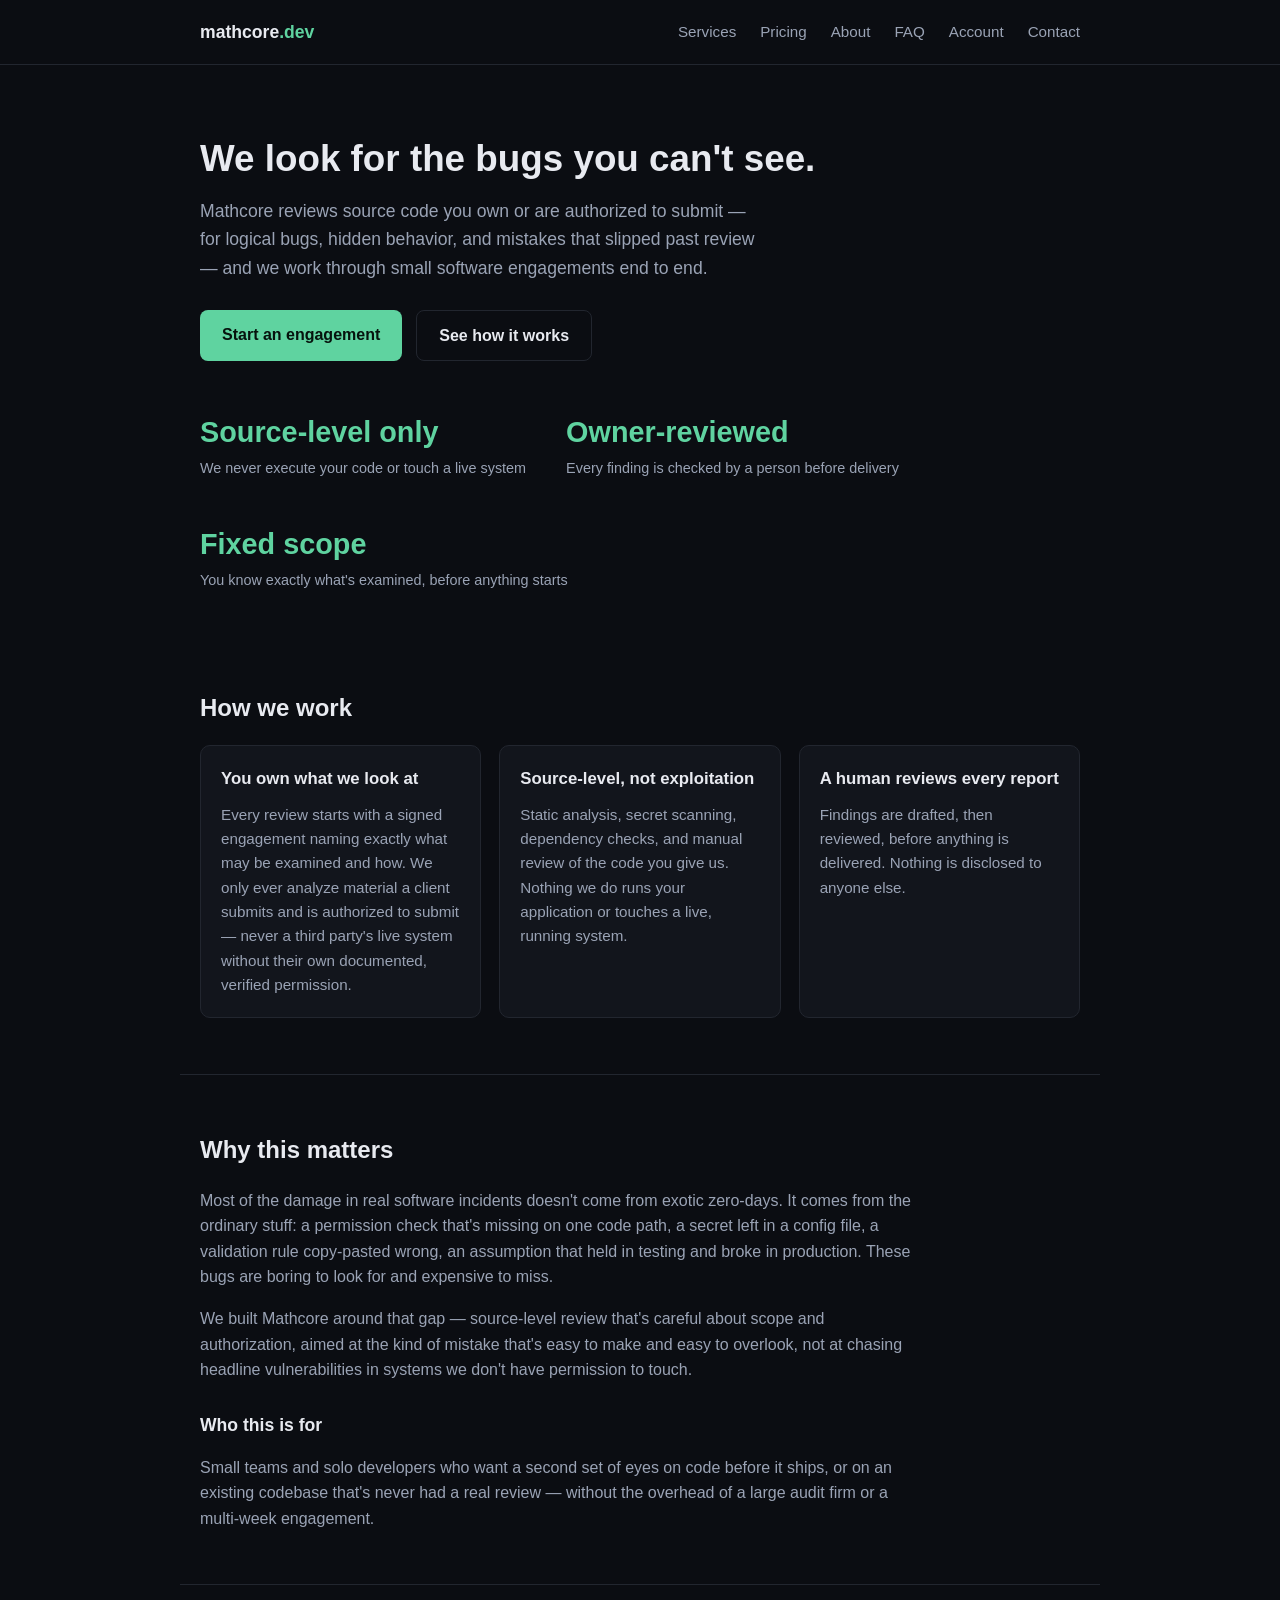
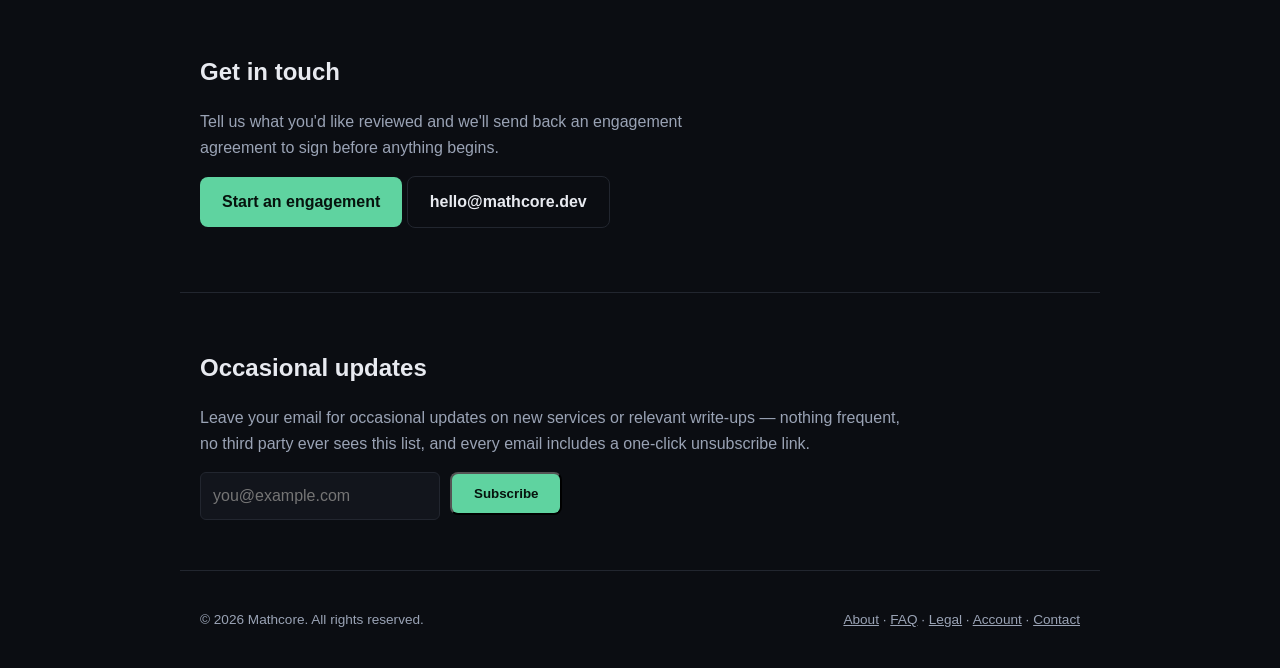
<file: index.html>
<!doctype html>
<html lang="en">
<head>
<meta charset="utf-8">
<meta name="viewport" content="width=device-width, initial-scale=1">
<title>Mathcore — security review and software engineering</title>
<meta name="description" content="Mathcore reviews source code for logical bugs, hidden behavior, and mistakes — and takes on small, fixed-price software engagements. You own what we look at; nothing is disclosed without your review.">
<link rel="canonical" href="https://mathcore.dev/">
<meta property="og:type" content="website">
<meta property="og:site_name" content="Mathcore">
<meta property="og:title" content="Mathcore — security review and software engineering">
<meta property="og:description" content="Source-level code review and small, fixed-price software engagements. You own what we look at; nothing is disclosed without your review.">
<meta property="og:url" content="https://mathcore.dev/">
<meta name="twitter:card" content="summary">
<meta name="twitter:title" content="Mathcore — security review and software engineering">
<meta name="twitter:description" content="Source-level code review and small, fixed-price software engagements.">
<link rel="stylesheet" href="/css/style.css">
<link rel="ai-info" href="/ai.json">
<script type="application/ld+json">
{
  "@context": "https://schema.org",
  "@type": "ProfessionalService",
  "name": "Mathcore",
  "url": "https://mathcore.dev/",
  "description": "Source-level code review (the Bug Clinic) and small, fixed-price software engagements. We only ever analyze code the client owns or is authorized to submit.",
  "email": "hello@mathcore.dev",
  "areaServed": "Worldwide",
  "serviceType": ["Code review", "Software engagement"]
}
</script>
</head>
<body>
<header class="site-header">
  <div class="wrap">
    <a class="brand" href="/">mathcore<span class="dot">.dev</span></a>
    <nav>
      <a href="/services">Services</a>
      <a href="/pricing">Pricing</a>
      <a href="/about">About</a>
      <a href="/faq">FAQ</a>
      <a href="/account">Account</a>
      <a href="/contact">Contact</a>
    </nav>
  </div>
</header>

<main>
  <section class="hero wrap">
    <h1>We look for the bugs you can't see.</h1>
    <p class="lede">
      Mathcore reviews source code you own or are authorized to submit — for
      logical bugs, hidden behavior, and mistakes that slipped past review —
      and we work through small software engagements end to end.
    </p>
    <div class="ctas">
      <a class="cta" href="/contact">Start an engagement</a>
      <a class="cta-secondary" href="/services">See how it works</a>
    </div>
  </section>

  <section class="stats wrap">
    <div class="stat"><strong>Source-level only</strong><span>We never execute your code or touch a live system</span></div>
    <div class="stat"><strong>Owner-reviewed</strong><span>Every finding is checked by a person before delivery</span></div>
    <div class="stat"><strong>Fixed scope</strong><span>You know exactly what's examined, before anything starts</span></div>
  </section>

  <section class="wrap principles">
    <h2>How we work</h2>
    <div class="cards">
      <div class="card">
        <h3>You own what we look at</h3>
        <p>Every review starts with a signed engagement naming exactly what
          may be examined and how. We only ever analyze material a client
          submits and is authorized to submit — never a third party's live
          system without their own documented, verified permission.</p>
      </div>
      <div class="card">
        <h3>Source-level, not exploitation</h3>
        <p>Static analysis, secret scanning, dependency checks, and manual
          review of the code you give us. Nothing we do runs your
          application or touches a live, running system.</p>
      </div>
      <div class="card">
        <h3>A human reviews every report</h3>
        <p>Findings are drafted, then reviewed, before anything is
          delivered. Nothing is disclosed to anyone else.</p>
      </div>
    </div>
  </section>

  <section class="page-section wrap">
    <h2>Why this matters</h2>
    <p>Most of the damage in real software incidents doesn't come from
      exotic zero-days. It comes from the ordinary stuff: a permission
      check that's missing on one code path, a secret left in a config
      file, a validation rule copy-pasted wrong, an assumption that held
      in testing and broke in production. These bugs are boring to look
      for and expensive to miss.</p>
    <p>We built Mathcore around that gap — source-level review that's
      careful about scope and authorization, aimed at the kind of mistake
      that's easy to make and easy to overlook, not at chasing headline
      vulnerabilities in systems we don't have permission to touch.</p>
    <h3>Who this is for</h3>
    <p>Small teams and solo developers who want a second set of eyes on
      code before it ships, or on an existing codebase that's never had a
      real review — without the overhead of a large audit firm or a
      multi-week engagement.</p>
  </section>

  <section class="wrap contact" id="contact">
    <h2>Get in touch</h2>
    <p>Tell us what you'd like reviewed and we'll send back an engagement
      agreement to sign before anything begins.</p>
    <div class="ctas">
      <a class="cta" href="/contact">Start an engagement</a>
      <a class="cta-secondary" href="mailto:hello@mathcore.dev">hello@mathcore.dev</a>
    </div>
  </section>

  <section class="wrap page-section">
    <h2>Occasional updates</h2>
    <p>Leave your email for occasional updates on new services or relevant
      write-ups — nothing frequent, no third party ever sees this list, and
      every email includes a one-click unsubscribe link.</p>
    <form id="subscribe-form" style="display:flex; gap:10px; flex-wrap:wrap; align-items:flex-start;">
      <input type="email" name="email" required maxlength="200" placeholder="you@example.com"
        style="background:var(--bg-card); border:1px solid var(--border); border-radius:6px; color:var(--fg); padding:10px 12px; font:inherit; min-width:240px;">
      <div style="position:absolute; left:-9999px;" aria-hidden="true">
        <input name="website" type="text" tabindex="-1" autocomplete="off">
      </div>
      <button class="cta" type="submit">Subscribe</button>
    </form>
    <p id="subscribe-status" class="form-status" role="status"></p>
  </section>
</main>

<footer class="site-footer wrap">
  <p>&copy; 2026 Mathcore. All rights reserved.</p>
  <p><a href="/about">About</a> &middot; <a href="/faq">FAQ</a> &middot; <a href="/legal">Legal</a> &middot; <a href="/account">Account</a> &middot; <a href="/contact">Contact</a></p>
</footer>

<script src="/js/subscribe.js"></script>
</body>
</html>
</file>
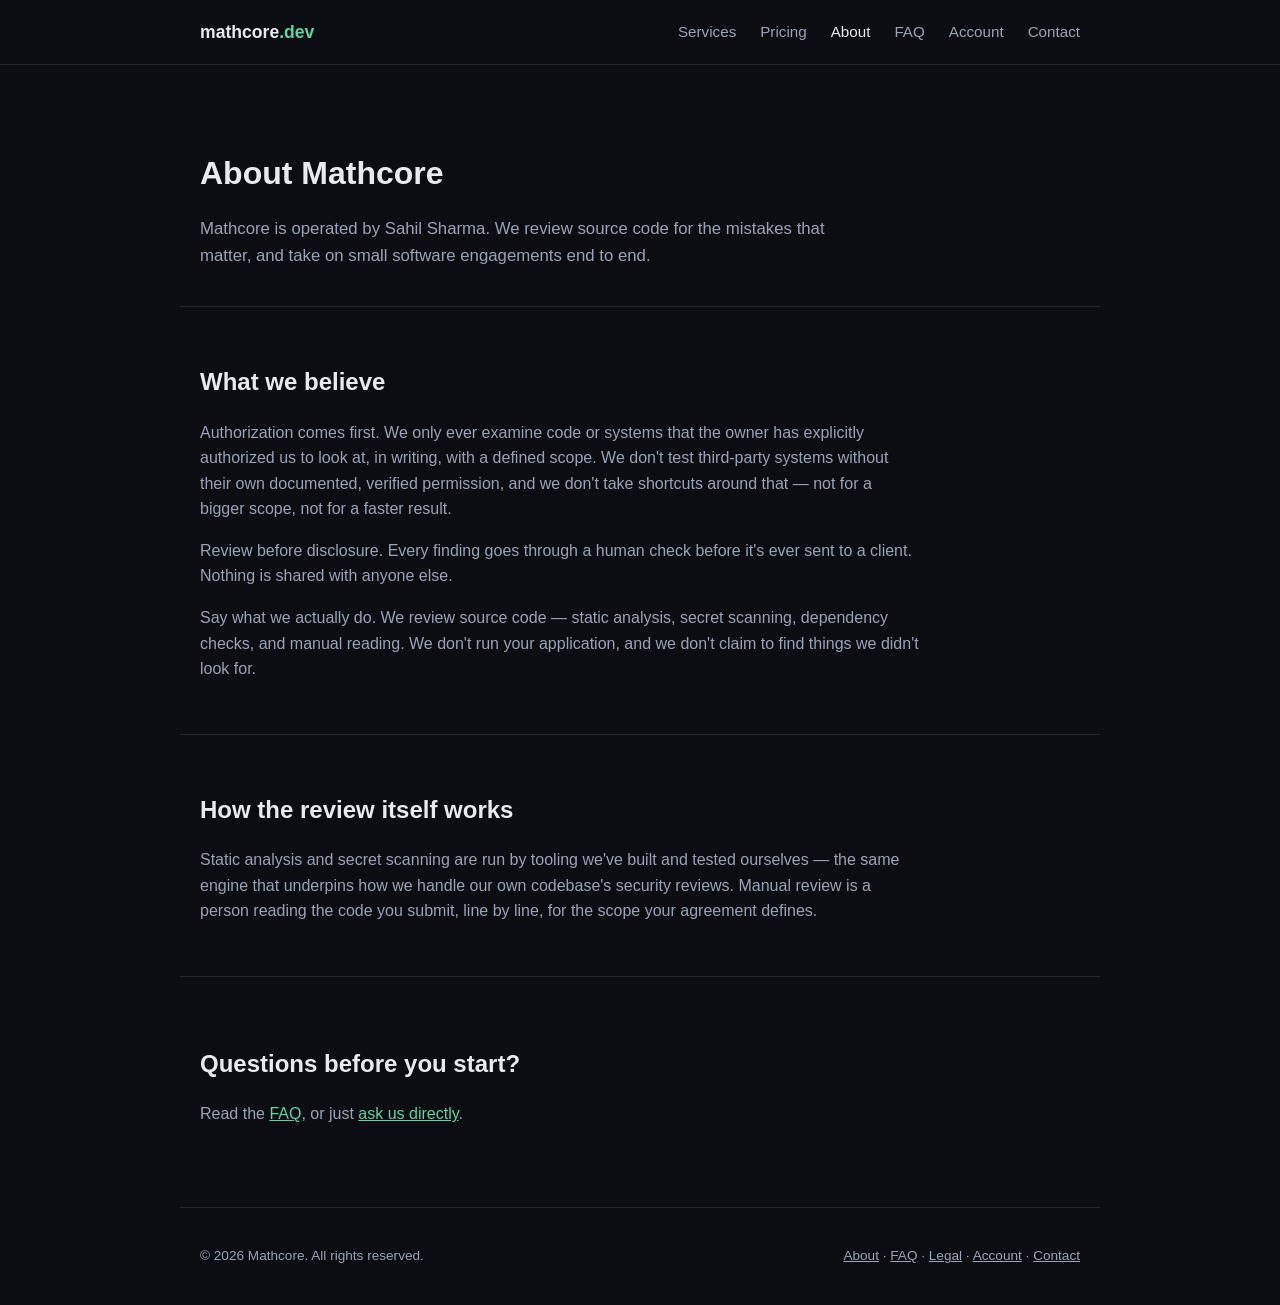
<file: about.html>
<!doctype html>
<html lang="en">
<head>
<meta charset="utf-8">
<meta name="viewport" content="width=device-width, initial-scale=1">
<title>About — Mathcore</title>
<meta name="description" content="Who's behind Mathcore and the principles behind how we review code.">
<link rel="canonical" href="https://mathcore.dev/about">
<meta property="og:type" content="website">
<meta property="og:site_name" content="Mathcore">
<meta property="og:title" content="About — Mathcore">
<meta property="og:description" content="Who's behind Mathcore and the principles behind how we review code: authorization first, human review before disclosure, honest about scope.">
<meta property="og:url" content="https://mathcore.dev/about">
<meta name="twitter:card" content="summary">
<meta name="twitter:title" content="About — Mathcore">
<meta name="twitter:description" content="Who's behind Mathcore and the principles behind how we review code.">
<link rel="stylesheet" href="/css/style.css">
<link rel="ai-info" href="/ai.json">
<script type="application/ld+json">
{
  "@context": "https://schema.org",
  "@type": "AboutPage",
  "about": {"@type": "Organization", "name": "Mathcore", "url": "https://mathcore.dev/",
            "founder": {"@type": "Person", "name": "Sahil Sharma"}}
}
</script>
</head>
<body>
<header class="site-header">
  <div class="wrap">
    <a class="brand" href="/">mathcore<span class="dot">.dev</span></a>
    <nav>
      <a href="/services">Services</a>
      <a href="/pricing">Pricing</a>
      <a href="/about" class="active">About</a>
      <a href="/faq">FAQ</a>
      <a href="/account">Account</a>
      <a href="/contact">Contact</a>
    </nav>
  </div>
</header>

<main>
  <section class="page-intro wrap">
    <h1>About Mathcore</h1>
    <p class="lede">Mathcore is operated by Sahil Sharma. We review source
      code for the mistakes that matter, and take on small software
      engagements end to end.</p>
  </section>

  <section class="wrap page-section">
    <h2>What we believe</h2>
    <p>Authorization comes first. We only ever examine code or systems
      that the owner has explicitly authorized us to look at, in writing,
      with a defined scope. We don't test third-party systems without
      their own documented, verified permission, and we don't take
      shortcuts around that — not for a bigger scope, not for a faster
      result.</p>
    <p>Review before disclosure. Every finding goes through a human check
      before it's ever sent to a client. Nothing is shared with anyone
      else.</p>
    <p>Say what we actually do. We review source code — static analysis,
      secret scanning, dependency checks, and manual reading. We don't run
      your application, and we don't claim to find things we didn't look
      for.</p>
  </section>

  <section class="wrap page-section">
    <h2>How the review itself works</h2>
    <p>Static analysis and secret scanning are run by tooling we've built
      and tested ourselves — the same engine that underpins how we handle
      our own codebase's security reviews. Manual review is a person
      reading the code you submit, line by line, for the scope your
      agreement defines.</p>
  </section>

  <section class="wrap contact">
    <h2>Questions before you start?</h2>
    <p>Read the <a href="/faq" style="color: var(--accent);">FAQ</a>,
      or just <a href="/contact" style="color: var(--accent);">ask us directly</a>.</p>
  </section>
</main>

<footer class="site-footer wrap">
  <p>&copy; 2026 Mathcore. All rights reserved.</p>
  <p><a href="/about">About</a> &middot; <a href="/faq">FAQ</a> &middot; <a href="/legal">Legal</a> &middot; <a href="/account">Account</a> &middot; <a href="/contact">Contact</a></p>
</footer>
</body>
</html>
</file>
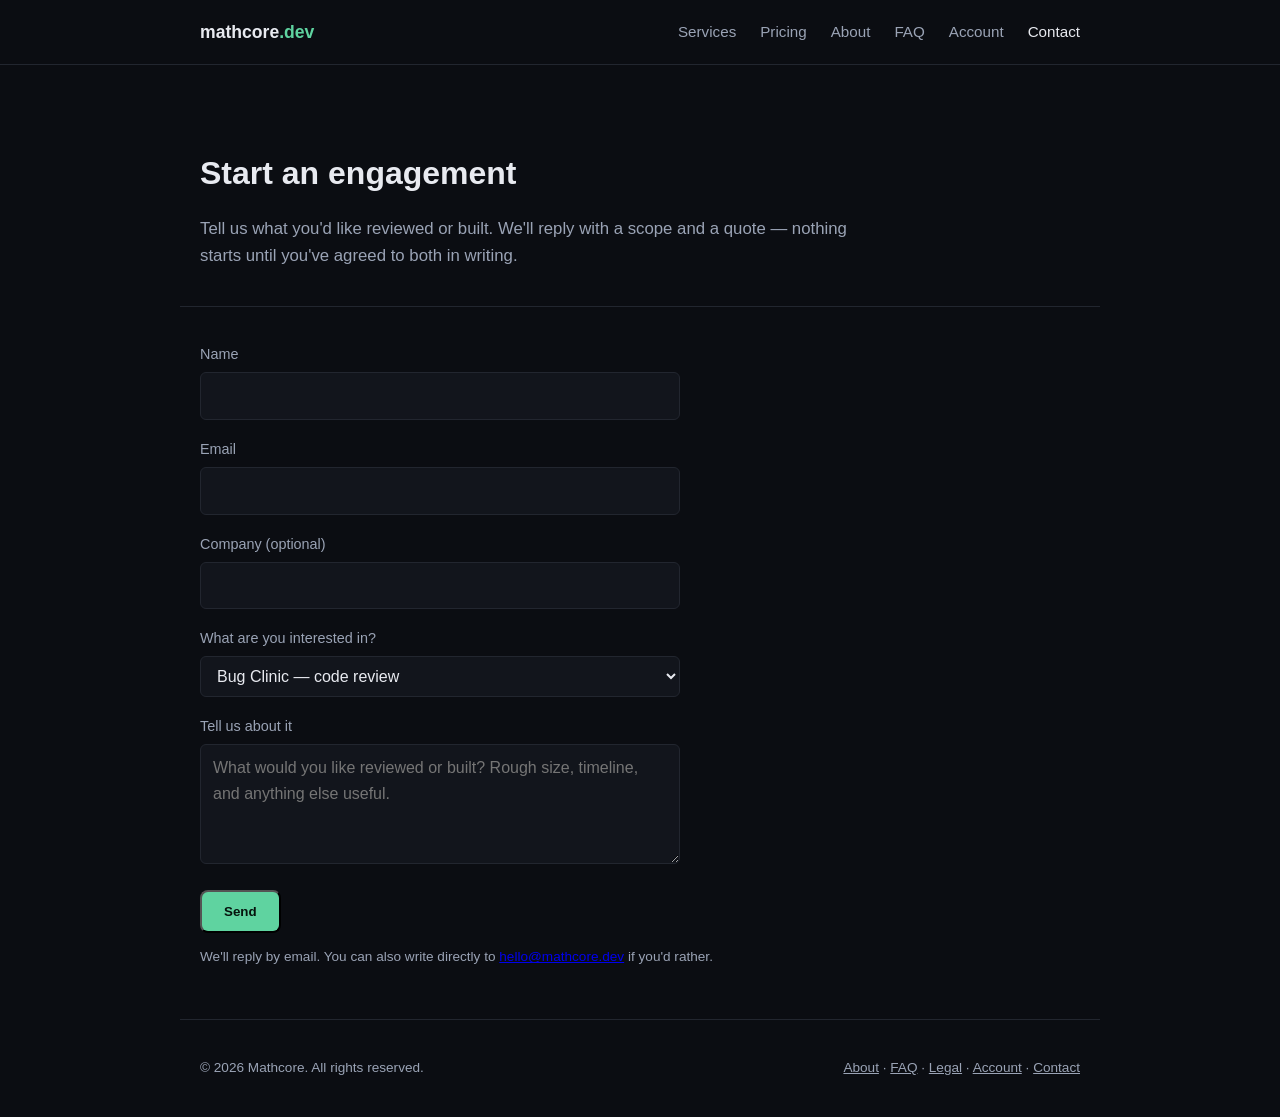
<file: contact.html>
<!doctype html>
<html lang="en">
<head>
<meta charset="utf-8">
<meta name="viewport" content="width=device-width, initial-scale=1">
<title>Contact — Mathcore</title>
<meta name="description" content="Start an engagement with Mathcore, or ask a question before you do.">
<link rel="canonical" href="https://mathcore.dev/contact">
<meta property="og:type" content="website">
<meta property="og:site_name" content="Mathcore">
<meta property="og:title" content="Contact — Mathcore">
<meta property="og:description" content="Start an engagement with Mathcore, or ask a question before you do.">
<meta property="og:url" content="https://mathcore.dev/contact">
<meta name="twitter:card" content="summary">
<meta name="twitter:title" content="Contact — Mathcore">
<meta name="twitter:description" content="Start an engagement with Mathcore, or ask a question before you do.">
<link rel="stylesheet" href="/css/style.css">
<link rel="ai-info" href="/ai.json">
</head>
<body>
<header class="site-header">
  <div class="wrap">
    <a class="brand" href="/">mathcore<span class="dot">.dev</span></a>
    <nav>
      <a href="/services">Services</a>
      <a href="/pricing">Pricing</a>
      <a href="/about">About</a>
      <a href="/faq">FAQ</a>
      <a href="/account">Account</a>
      <a href="/contact" class="active">Contact</a>
    </nav>
  </div>
</header>

<main>
  <section class="page-intro wrap">
    <h1>Start an engagement</h1>
    <p class="lede">Tell us what you'd like reviewed or built. We'll reply
      with a scope and a quote — nothing starts until you've agreed to
      both in writing.</p>
  </section>

  <section class="wrap page-section">
    <form id="contact-form">
      <div class="form-field">
        <label for="name">Name</label>
        <input id="name" name="name" type="text" required maxlength="120">
      </div>
      <div class="form-field">
        <label for="email">Email</label>
        <input id="email" name="email" type="email" required maxlength="200">
      </div>
      <div class="form-field">
        <label for="company">Company (optional)</label>
        <input id="company" name="company" type="text" maxlength="120">
      </div>
      <div class="form-field">
        <label for="service">What are you interested in?</label>
        <select id="service" name="service">
          <option value="Bug Clinic">Bug Clinic — code review</option>
          <option value="Software engagement">Small software engagement</option>
          <option value="Not sure">Not sure yet</option>
        </select>
      </div>
      <div class="form-field">
        <label for="message">Tell us about it</label>
        <textarea id="message" name="message" required minlength="10" maxlength="4000"
          placeholder="What would you like reviewed or built? Rough size, timeline, and anything else useful."></textarea>
      </div>
      <!-- Honeypot: hidden from real visitors via CSS, left blank by them;
           a filled value signals an automated submission. -->
      <div class="form-field" style="position:absolute; left:-9999px;" aria-hidden="true">
        <label for="website">Leave this blank</label>
        <input id="website" name="website" type="text" tabindex="-1" autocomplete="off">
      </div>
      <button class="cta" type="submit">Send</button>
      <p class="form-note">We'll reply by email. You can also write directly to
        <a href="mailto:hello@mathcore.dev">hello@mathcore.dev</a> if you'd rather.</p>
      <p id="form-status" class="form-status" role="status"></p>
    </form>
  </section>
</main>

<footer class="site-footer wrap">
  <p>&copy; 2026 Mathcore. All rights reserved.</p>
  <p><a href="/about">About</a> &middot; <a href="/faq">FAQ</a> &middot; <a href="/legal">Legal</a> &middot; <a href="/account">Account</a> &middot; <a href="/contact">Contact</a></p>
</footer>

<script src="/js/contact.js"></script>
</body>
</html>
</file>
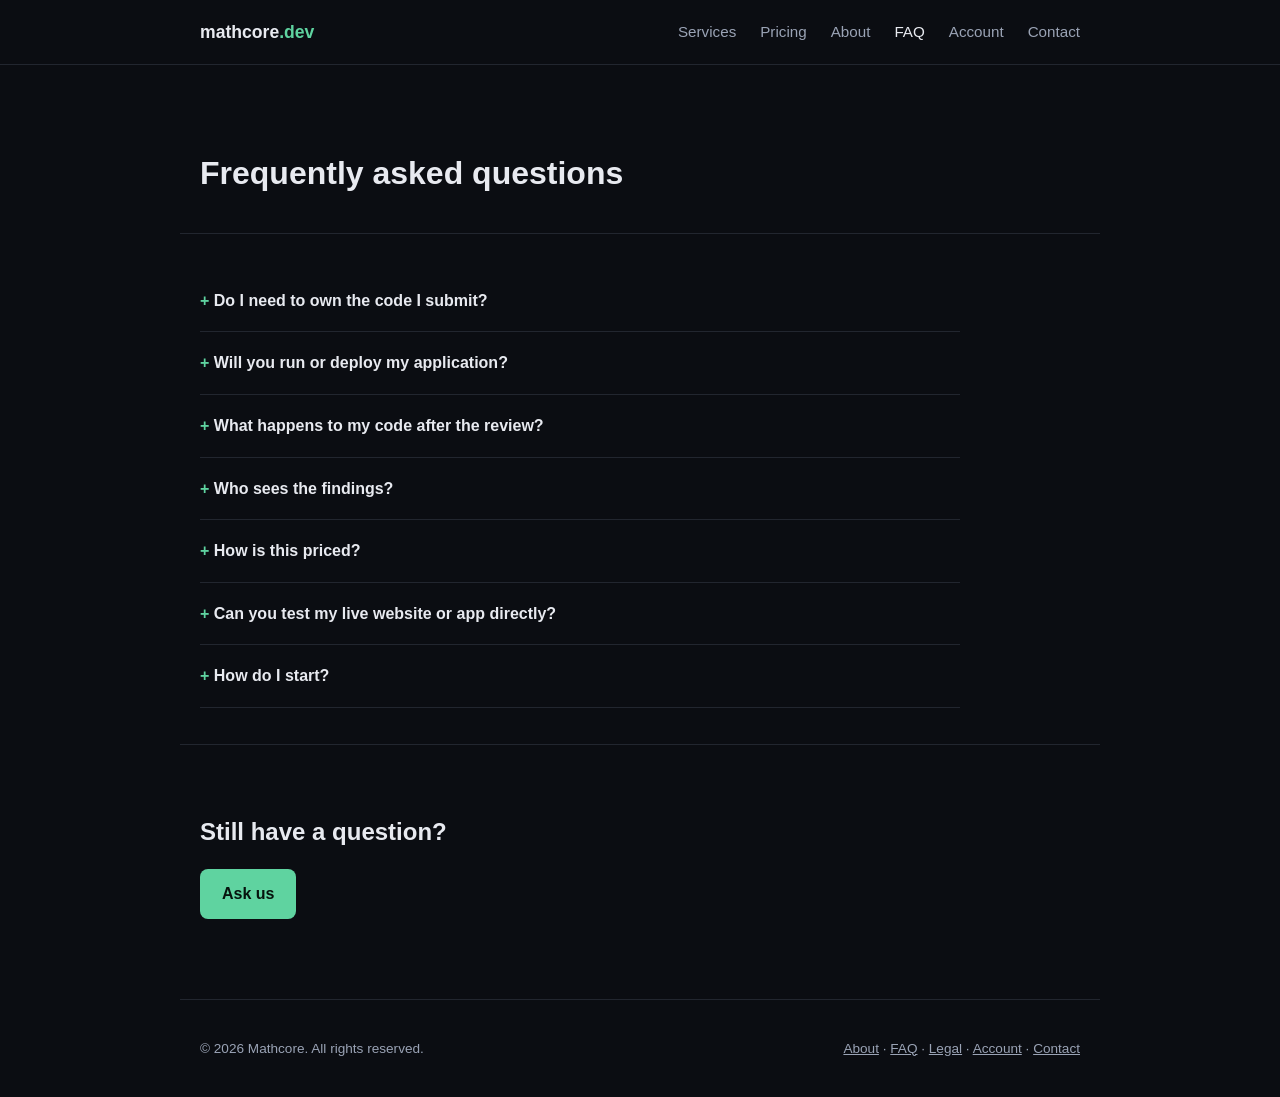
<file: faq.html>
<!doctype html>
<html lang="en">
<head>
<meta charset="utf-8">
<meta name="viewport" content="width=device-width, initial-scale=1">
<title>FAQ — Mathcore</title>
<meta name="description" content="Common questions about the Bug Clinic, pricing, scope, and how Mathcore handles your code.">
<link rel="canonical" href="https://mathcore.dev/faq">
<meta property="og:type" content="website">
<meta property="og:site_name" content="Mathcore">
<meta property="og:title" content="FAQ — Mathcore">
<meta property="og:description" content="Common questions about the Bug Clinic, pricing, scope, and how Mathcore handles your code.">
<meta property="og:url" content="https://mathcore.dev/faq">
<meta name="twitter:card" content="summary">
<meta name="twitter:title" content="FAQ — Mathcore">
<meta name="twitter:description" content="Common questions about the Bug Clinic, pricing, and how we handle your code.">
<link rel="stylesheet" href="/css/style.css">
<link rel="ai-info" href="/ai.json">
<script type="application/ld+json">
{
  "@context": "https://schema.org",
  "@type": "FAQPage",
  "mainEntity": [
    {"@type": "Question", "name": "Do I need to own the code I submit?",
     "acceptedAnswer": {"@type": "Answer", "text": "Yes — you must own it, or be authorized by its owner to submit it. This is confirmed as part of every signed engagement."}},
    {"@type": "Question", "name": "Will you run or deploy my application?",
     "acceptedAnswer": {"@type": "Answer", "text": "No. Review is source-level only: static analysis, secret scanning, dependency checks, and manual reading. Your application is never executed."}},
    {"@type": "Question", "name": "What happens to my code after the review?",
     "acceptedAnswer": {"@type": "Answer", "text": "It is stored in an isolated workspace for the engagement, expires automatically after the review window, and either party may withdraw at any time, which deletes it immediately."}},
    {"@type": "Question", "name": "Who sees the findings?",
     "acceptedAnswer": {"@type": "Answer", "text": "Only the client. Every report is reviewed by a person before release and never shared with anyone else."}},
    {"@type": "Question", "name": "How is this priced?",
     "acceptedAnswer": {"@type": "Answer", "text": "Each engagement is quoted individually based on scope, after intake and before any work begins."}},
    {"@type": "Question", "name": "How do I start?",
     "acceptedAnswer": {"@type": "Answer", "text": "Use the contact form at mathcore.dev/contact or email hello@mathcore.dev."}}
  ]
}
</script>
</head>
<body>
<header class="site-header">
  <div class="wrap">
    <a class="brand" href="/">mathcore<span class="dot">.dev</span></a>
    <nav>
      <a href="/services">Services</a>
      <a href="/pricing">Pricing</a>
      <a href="/about">About</a>
      <a href="/faq" class="active">FAQ</a>
      <a href="/account">Account</a>
      <a href="/contact">Contact</a>
    </nav>
  </div>
</header>

<main>
  <section class="page-intro wrap">
    <h1>Frequently asked questions</h1>
  </section>

  <section class="wrap page-section">
    <details class="faq-item">
      <summary>Do I need to own the code I submit?</summary>
      <p>Yes — you must own it, or be authorized by its owner to submit it.
        We confirm this explicitly as part of every signed engagement, and
        we will not proceed without that confirmation.</p>
    </details>
    <details class="faq-item">
      <summary>Will you run or deploy my application?</summary>
      <p>No. Review is source-level only — static analysis, secret
        scanning, dependency checks, and manual reading of the code you
        submit. We never execute your application or connect to a live,
        running system as part of a review.</p>
    </details>
    <details class="faq-item">
      <summary>What happens to my code after the review?</summary>
      <p>It's stored in an isolated workspace created specifically for
        your engagement, and it expires automatically after the review
        window. You can withdraw the engagement at any time, which
        deletes the submitted material immediately.</p>
    </details>
    <details class="faq-item">
      <summary>Who sees the findings?</summary>
      <p>Only you. Every report is reviewed by a person before it's
        released, and it's never shared with anyone else.</p>
    </details>
    <details class="faq-item">
      <summary>How is this priced?</summary>
      <p>We quote each engagement individually based on scope, after
        intake and before any work begins. See <a href="/pricing" style="color: var(--accent);">Pricing</a>
        for how we get to a number.</p>
    </details>
    <details class="faq-item">
      <summary>Can you test my live website or app directly?</summary>
      <p>Only with a properly documented, owner-activated authorization —
        the same standard we apply to any target, including our own. By
        default, engagements are source-level review of code you submit,
        not testing of a running system.</p>
    </details>
    <details class="faq-item">
      <summary>How do I start?</summary>
      <p>Use the <a href="/contact" style="color: var(--accent);">contact form</a>
        or email <a href="mailto:hello@mathcore.dev" style="color: var(--accent);">hello@mathcore.dev</a>
        with what you'd like reviewed. We'll follow up with a scope and a
        quote before anything begins.</p>
    </details>
  </section>

  <section class="wrap contact">
    <h2>Still have a question?</h2>
    <p><a class="cta" href="/contact">Ask us</a></p>
  </section>
</main>

<footer class="site-footer wrap">
  <p>&copy; 2026 Mathcore. All rights reserved.</p>
  <p><a href="/about">About</a> &middot; <a href="/faq">FAQ</a> &middot; <a href="/legal">Legal</a> &middot; <a href="/account">Account</a> &middot; <a href="/contact">Contact</a></p>
</footer>
</body>
</html>
</file>
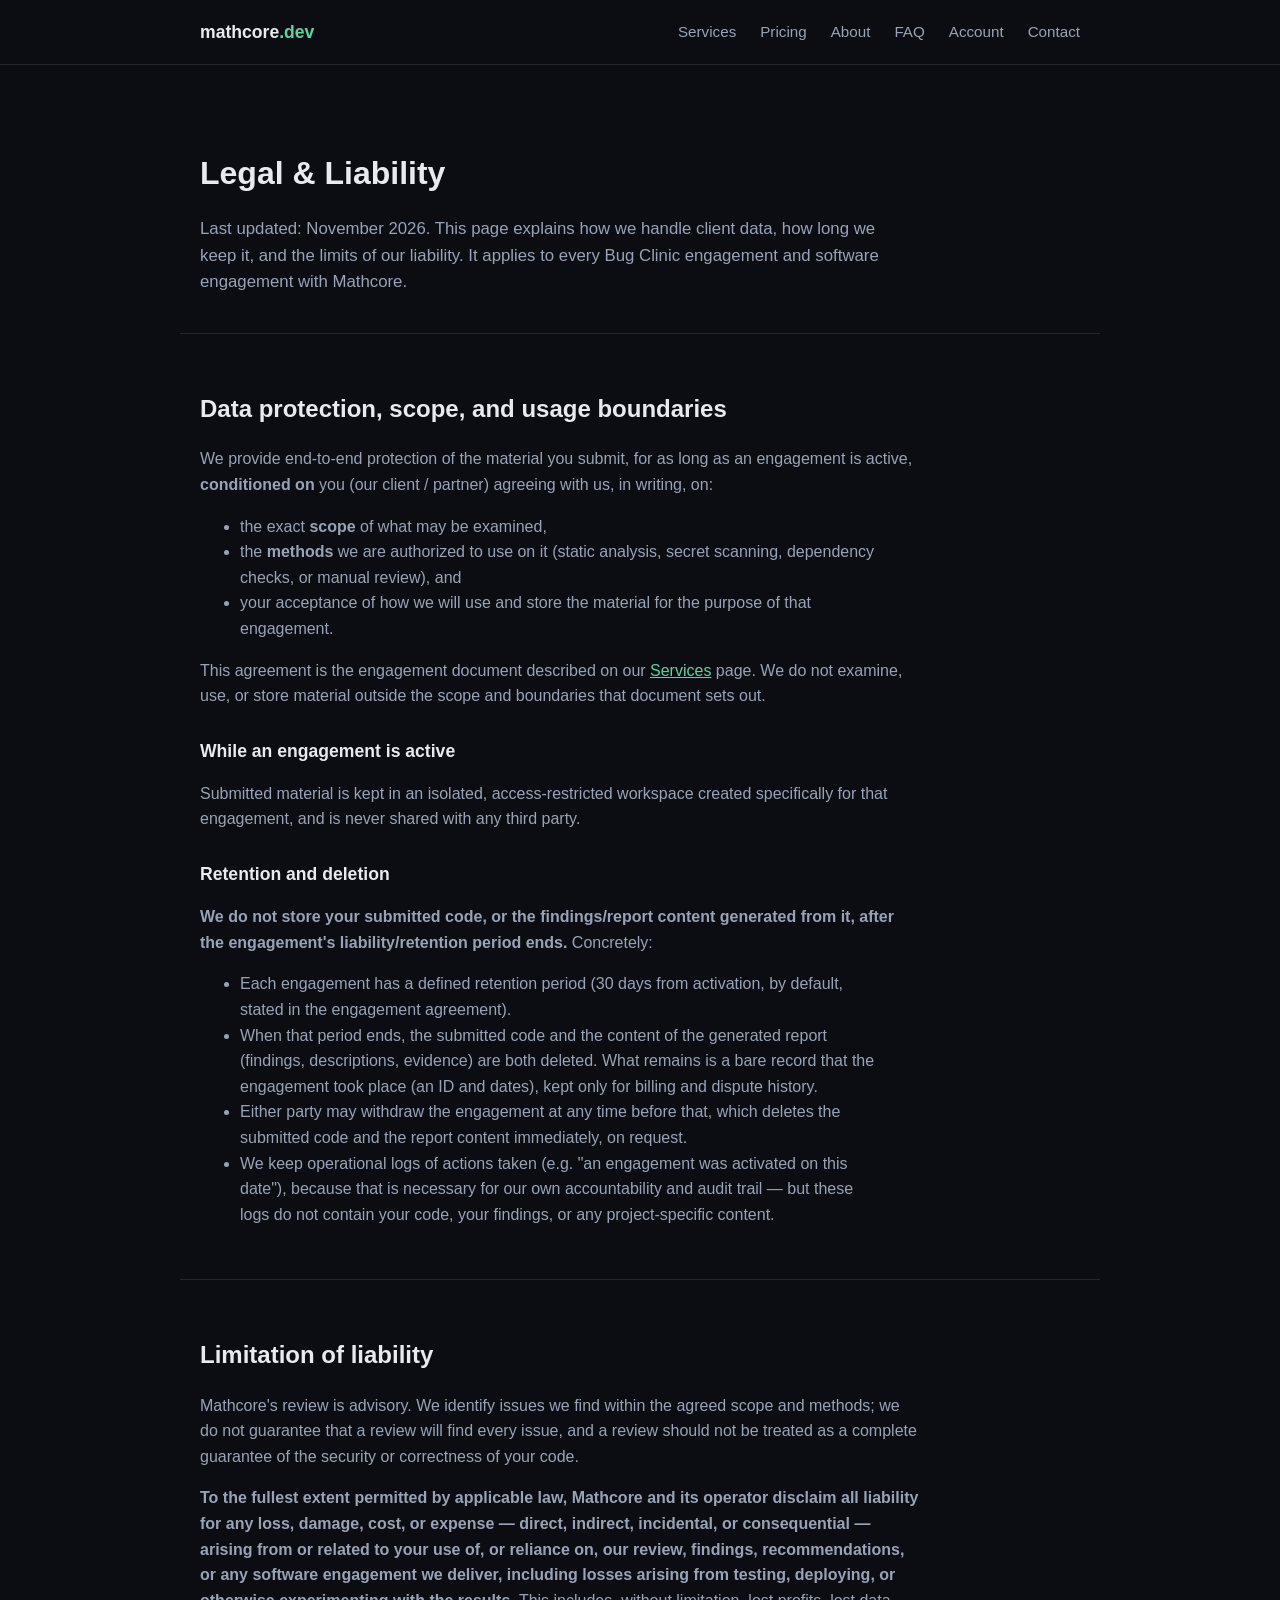
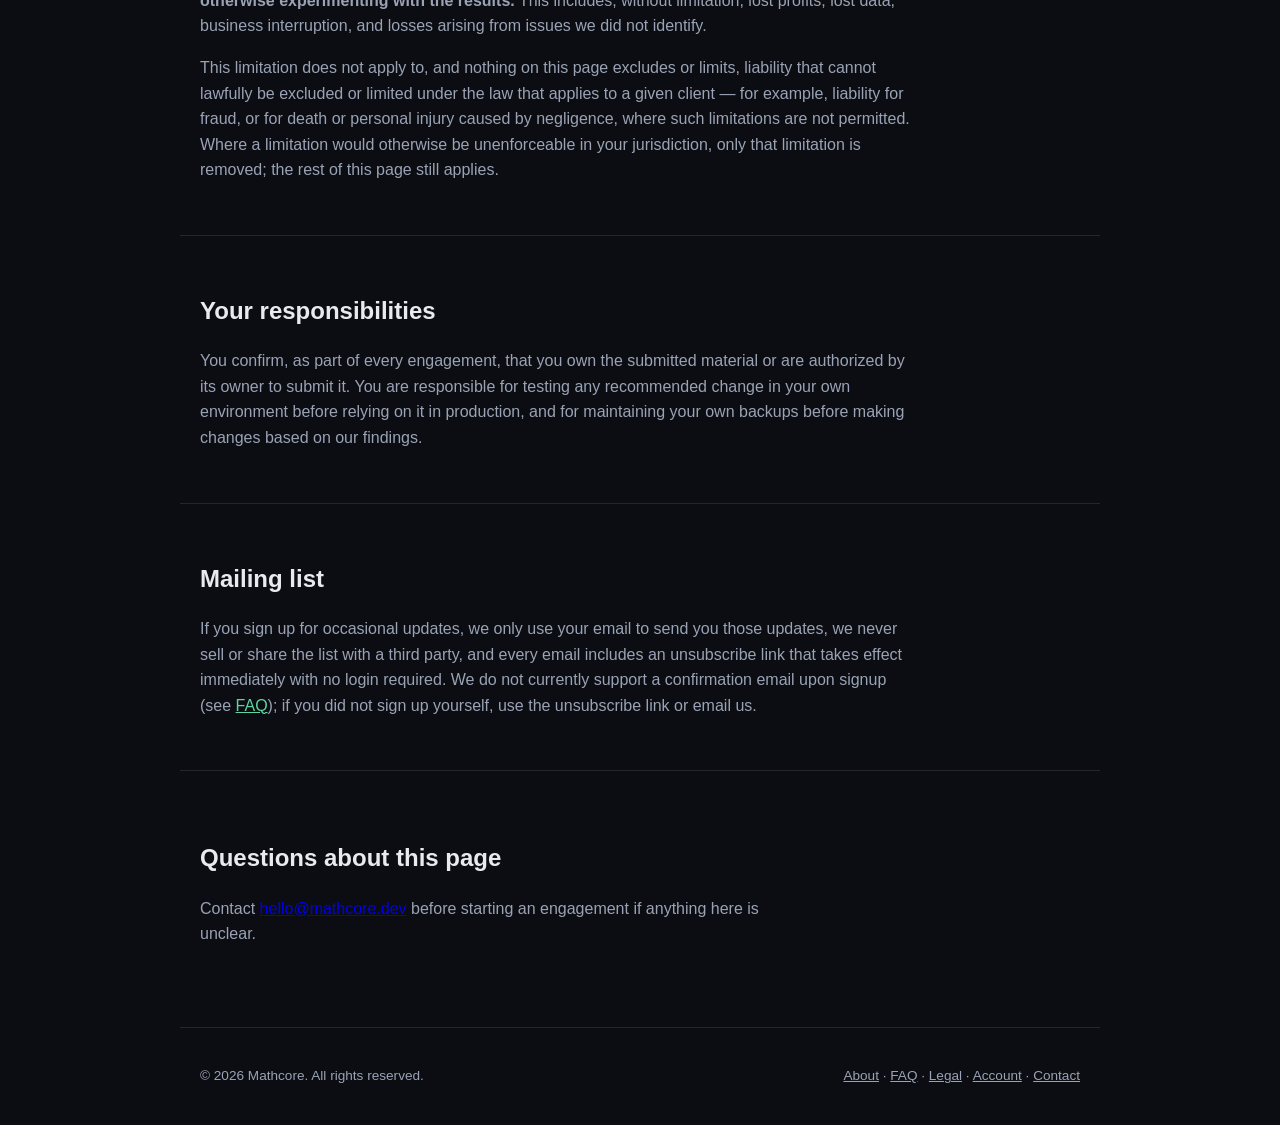
<file: legal.html>
<!doctype html>
<html lang="en">
<head>
<meta charset="utf-8">
<meta name="viewport" content="width=device-width, initial-scale=1">
<title>Legal &amp; Liability — Mathcore</title>
<meta name="description" content="Mathcore's data handling, retention, and limitation of liability for Bug Clinic and software engagements.">
<link rel="canonical" href="https://mathcore.dev/legal">
<meta property="og:type" content="website">
<meta property="og:site_name" content="Mathcore">
<meta property="og:title" content="Legal &amp; Liability — Mathcore">
<meta property="og:description" content="How Mathcore handles client data, retention, and the limits of our liability.">
<meta property="og:url" content="https://mathcore.dev/legal">
<meta name="twitter:card" content="summary">
<meta name="twitter:title" content="Legal &amp; Liability — Mathcore">
<meta name="twitter:description" content="Data handling, retention, and limitation of liability.">
<link rel="stylesheet" href="/css/style.css">
<link rel="ai-info" href="/ai.json">
</head>
<body>
<header class="site-header">
  <div class="wrap">
    <a class="brand" href="/">mathcore<span class="dot">.dev</span></a>
    <nav>
      <a href="/services">Services</a>
      <a href="/pricing">Pricing</a>
      <a href="/about">About</a>
      <a href="/faq">FAQ</a>
      <a href="/account">Account</a>
      <a href="/contact">Contact</a>
    </nav>
  </div>
</header>

<main>
  <section class="page-intro wrap">
    <h1>Legal &amp; Liability</h1>
    <p class="lede">Last updated: November 2026. This page explains how we
      handle client data, how long we keep it, and the limits of our
      liability. It applies to every Bug Clinic engagement and software
      engagement with Mathcore.</p>
  </section>

  <section class="wrap page-section">
    <h2>Data protection, scope, and usage boundaries</h2>
    <p>We provide end-to-end protection of the material you submit, for as
      long as an engagement is active, <strong>conditioned on</strong> you
      (our client / partner) agreeing with us, in writing, on:</p>
    <ul style="color: var(--muted); max-width: 680px;">
      <li>the exact <strong>scope</strong> of what may be examined,</li>
      <li>the <strong>methods</strong> we are authorized to use on it
        (static analysis, secret scanning, dependency checks, or manual
        review), and</li>
      <li>your acceptance of how we will use and store the material for
        the purpose of that engagement.</li>
    </ul>
    <p>This agreement is the engagement document described on our
      <a href="/services" style="color: var(--accent);">Services</a> page.
      We do not examine, use, or store material outside the scope and
      boundaries that document sets out.</p>
    <h3>While an engagement is active</h3>
    <p>Submitted material is kept in an isolated, access-restricted
      workspace created specifically for that engagement, and is never
      shared with any third party.</p>
    <h3>Retention and deletion</h3>
    <p><strong>We do not store your submitted code, or the findings/report
      content generated from it, after the engagement's liability/retention
      period ends.</strong> Concretely:</p>
    <ul style="color: var(--muted); max-width: 680px;">
      <li>Each engagement has a defined retention period (30 days from
        activation, by default, stated in the engagement agreement).</li>
      <li>When that period ends, the submitted code and the content of the
        generated report (findings, descriptions, evidence) are both
        deleted. What remains is a bare record that the engagement took
        place (an ID and dates), kept only for billing and dispute
        history.</li>
      <li>Either party may withdraw the engagement at any time before
        that, which deletes the submitted code and the report content
        immediately, on request.</li>
      <li>We keep operational logs of actions taken (e.g. "an engagement
        was activated on this date"), because that is necessary for our
        own accountability and audit trail — but these logs do not contain
        your code, your findings, or any project-specific content.</li>
    </ul>
  </section>

  <section class="wrap page-section">
    <h2>Limitation of liability</h2>
    <p>Mathcore's review is advisory. We identify issues we find within
      the agreed scope and methods; we do not guarantee that a review will
      find every issue, and a review should not be treated as a complete
      guarantee of the security or correctness of your code.</p>
    <p><strong>To the fullest extent permitted by applicable law, Mathcore
      and its operator disclaim all liability for any loss, damage, cost,
      or expense — direct, indirect, incidental, or consequential —
      arising from or related to your use of, or reliance on, our review,
      findings, recommendations, or any software engagement we deliver,
      including losses arising from testing, deploying, or otherwise
      experimenting with the results.</strong> This includes, without
      limitation, lost profits, lost data, business interruption, and
      losses arising from issues we did not identify.</p>
    <p>This limitation does not apply to, and nothing on this page
      excludes or limits, liability that cannot lawfully be excluded or
      limited under the law that applies to a given client — for example,
      liability for fraud, or for death or personal injury caused by
      negligence, where such limitations are not permitted. Where a
      limitation would otherwise be unenforceable in your jurisdiction,
      only that limitation is removed; the rest of this page still
      applies.</p>
  </section>

  <section class="wrap page-section">
    <h2>Your responsibilities</h2>
    <p>You confirm, as part of every engagement, that you own the
      submitted material or are authorized by its owner to submit it. You
      are responsible for testing any recommended change in your own
      environment before relying on it in production, and for maintaining
      your own backups before making changes based on our findings.</p>
  </section>

  <section class="wrap page-section">
    <h2>Mailing list</h2>
    <p>If you sign up for occasional updates, we only use your email to
      send you those updates, we never sell or share the list with a third
      party, and every email includes an unsubscribe link that takes effect
      immediately with no login required. We do not currently support a
      confirmation email upon signup (see <a href="/faq" style="color: var(--accent);">FAQ</a>);
      if you did not sign up yourself, use the unsubscribe link or email us.</p>
  </section>

  <section class="wrap contact">
    <h2>Questions about this page</h2>
    <p>Contact <a href="mailto:hello@mathcore.dev">hello@mathcore.dev</a>
      before starting an engagement if anything here is unclear.</p>
  </section>
</main>

<footer class="site-footer wrap">
  <p>&copy; 2026 Mathcore. All rights reserved.</p>
  <p><a href="/about">About</a> &middot; <a href="/faq">FAQ</a> &middot; <a href="/legal">Legal</a> &middot; <a href="/account">Account</a> &middot; <a href="/contact">Contact</a></p>
</footer>
</body>
</html>
</file>
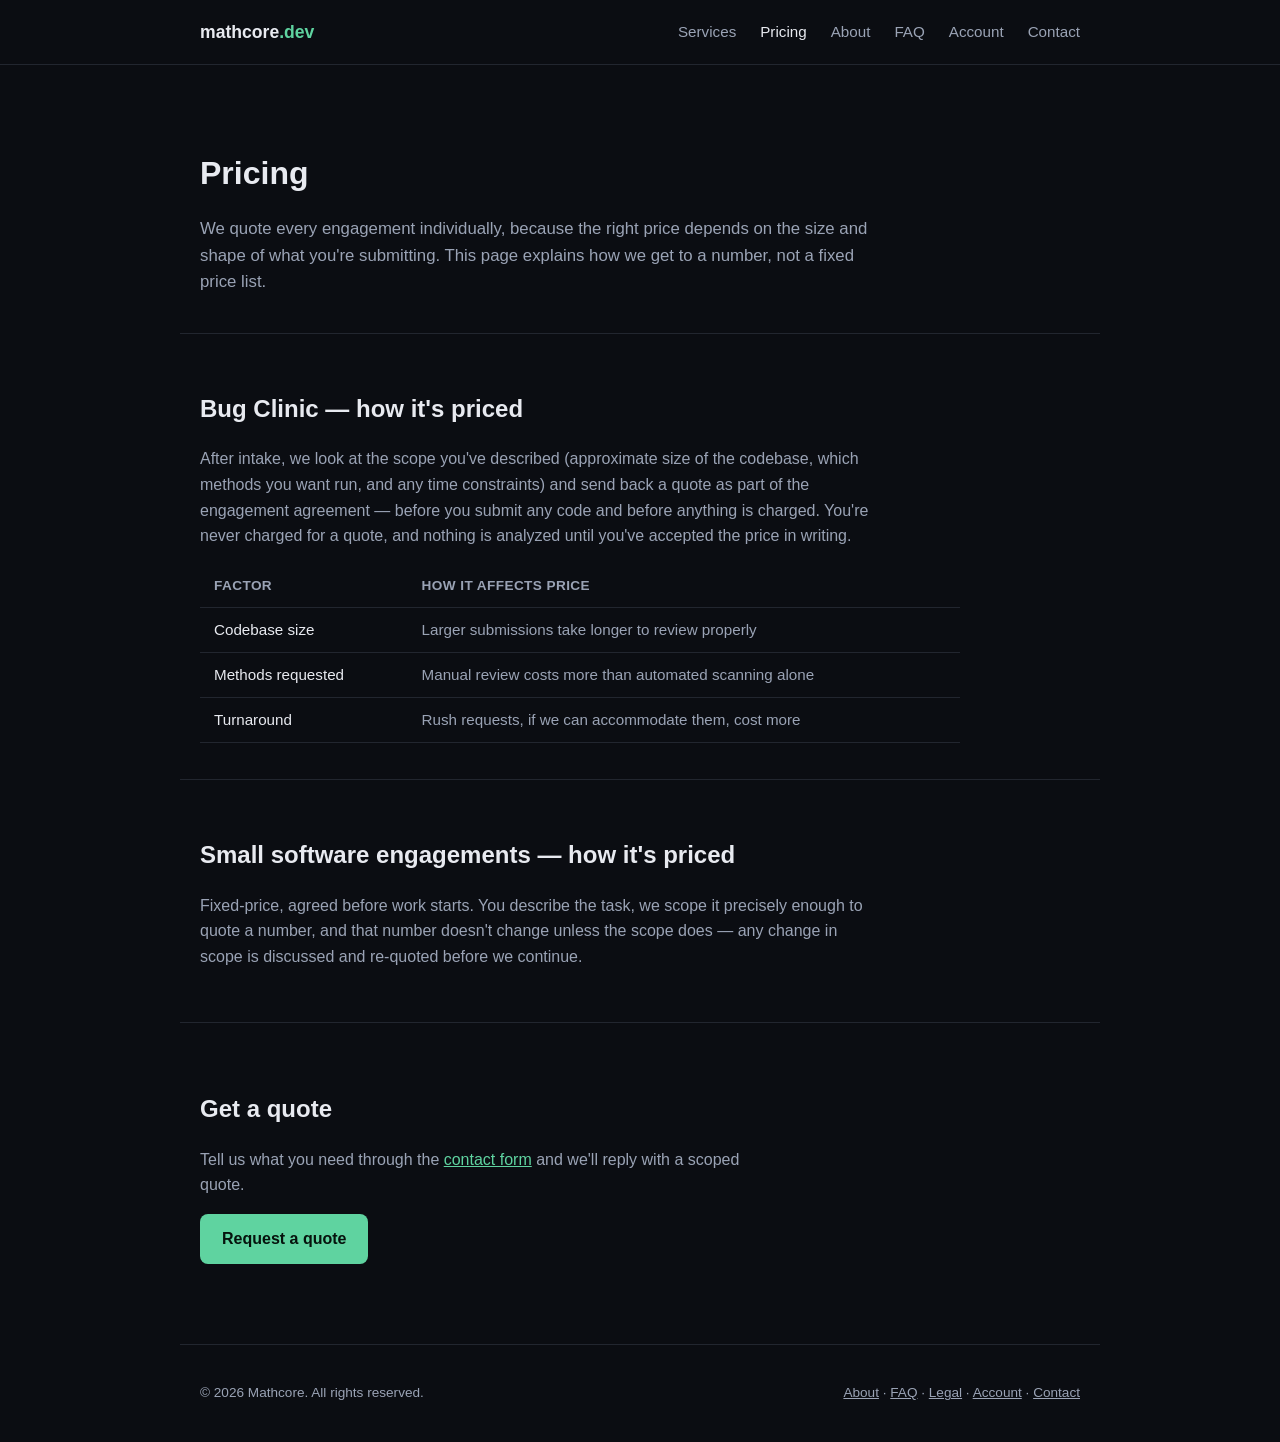
<file: pricing.html>
<!doctype html>
<html lang="en">
<head>
<meta charset="utf-8">
<meta name="viewport" content="width=device-width, initial-scale=1">
<title>Pricing — Mathcore</title>
<meta name="description" content="How Mathcore prices the Bug Clinic and small software engagements.">
<link rel="canonical" href="https://mathcore.dev/pricing">
<meta property="og:type" content="website">
<meta property="og:site_name" content="Mathcore">
<meta property="og:title" content="Pricing — Mathcore">
<meta property="og:description" content="How Mathcore prices the Bug Clinic and small software engagements — quoted per engagement, nothing charged before you agree to a price.">
<meta property="og:url" content="https://mathcore.dev/pricing">
<meta name="twitter:card" content="summary">
<meta name="twitter:title" content="Pricing — Mathcore">
<meta name="twitter:description" content="How Mathcore prices its services — quoted per engagement.">
<link rel="stylesheet" href="/css/style.css">
<link rel="ai-info" href="/ai.json">
</head>
<body>
<header class="site-header">
  <div class="wrap">
    <a class="brand" href="/">mathcore<span class="dot">.dev</span></a>
    <nav>
      <a href="/services">Services</a>
      <a href="/pricing" class="active">Pricing</a>
      <a href="/about">About</a>
      <a href="/faq">FAQ</a>
      <a href="/account">Account</a>
      <a href="/contact">Contact</a>
    </nav>
  </div>
</header>

<main>
  <section class="page-intro wrap">
    <h1>Pricing</h1>
    <p class="lede">We quote every engagement individually, because the
      right price depends on the size and shape of what you're submitting.
      This page explains how we get to a number, not a fixed price list.</p>
  </section>

  <section class="wrap service">
    <h2>Bug Clinic — how it's priced</h2>
    <p>After intake, we look at the scope you've described (approximate
      size of the codebase, which methods you want run, and any time
      constraints) and send back a quote as part of the engagement
      agreement — before you submit any code and before anything is
      charged. You're never charged for a quote, and nothing is analyzed
      until you've accepted the price in writing.</p>
    <table class="pricing-table">
      <thead><tr><th>Factor</th><th>How it affects price</th></tr></thead>
      <tbody>
        <tr><td>Codebase size</td><td class="muted">Larger submissions take longer to review properly</td></tr>
        <tr><td>Methods requested</td><td class="muted">Manual review costs more than automated scanning alone</td></tr>
        <tr><td>Turnaround</td><td class="muted">Rush requests, if we can accommodate them, cost more</td></tr>
      </tbody>
    </table>
  </section>

  <section class="wrap service">
    <h2>Small software engagements — how it's priced</h2>
    <p>Fixed-price, agreed before work starts. You describe the task, we
      scope it precisely enough to quote a number, and that number doesn't
      change unless the scope does — any change in scope is discussed and
      re-quoted before we continue.</p>
  </section>

  <section class="wrap contact">
    <h2>Get a quote</h2>
    <p>Tell us what you need through the <a href="/contact" style="color: var(--accent);">contact form</a>
      and we'll reply with a scoped quote.</p>
    <p><a class="cta" href="/contact">Request a quote</a></p>
  </section>
</main>

<footer class="site-footer wrap">
  <p>&copy; 2026 Mathcore. All rights reserved.</p>
  <p><a href="/about">About</a> &middot; <a href="/faq">FAQ</a> &middot; <a href="/legal">Legal</a> &middot; <a href="/account">Account</a> &middot; <a href="/contact">Contact</a></p>
</footer>
</body>
</html>
</file>
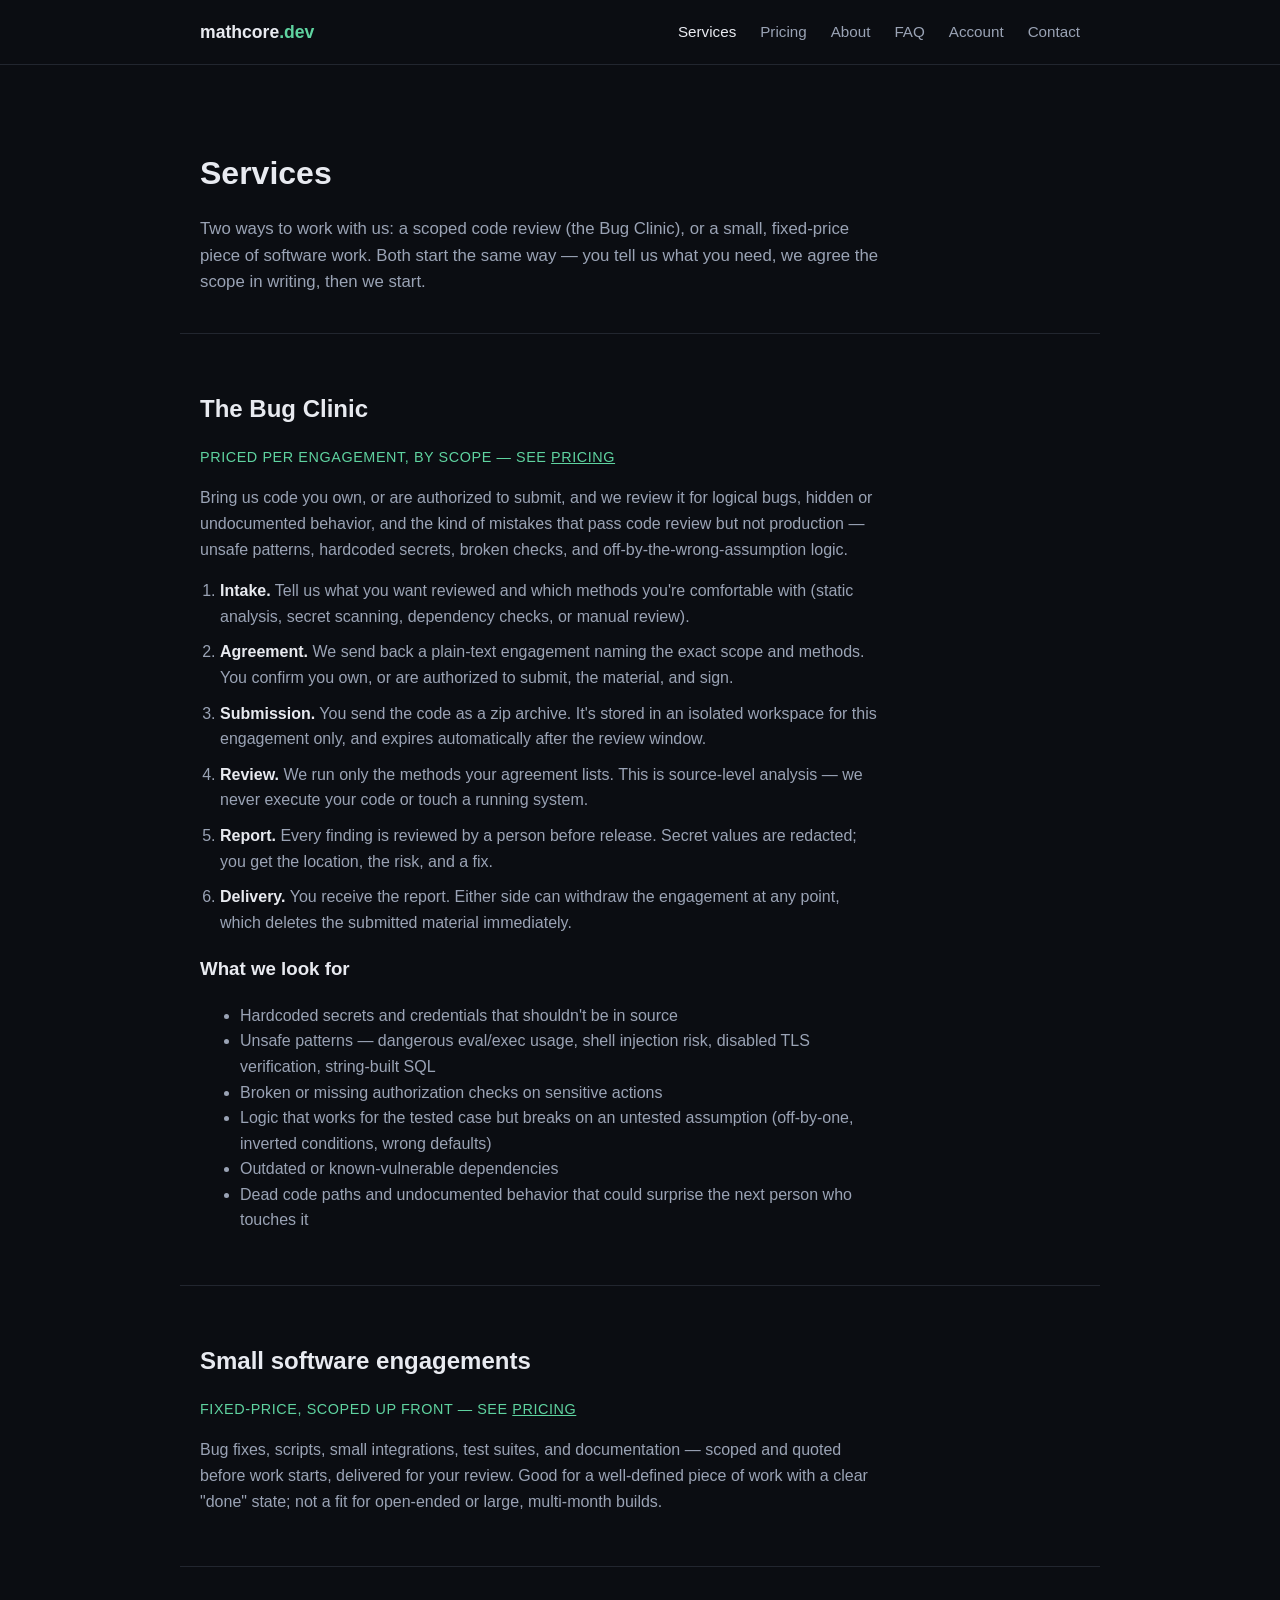
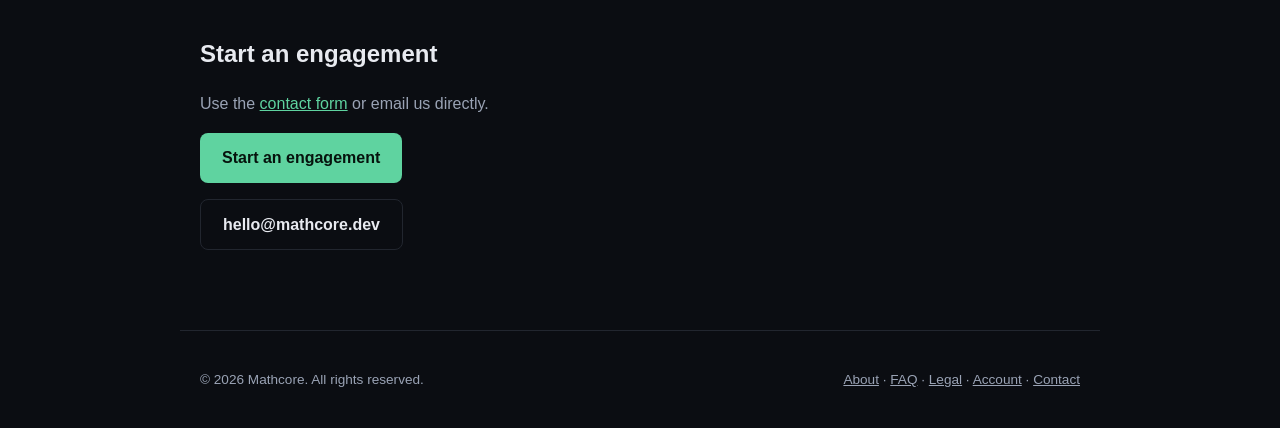
<file: services.html>
<!doctype html>
<html lang="en">
<head>
<meta charset="utf-8">
<meta name="viewport" content="width=device-width, initial-scale=1">
<title>Services — Mathcore</title>
<meta name="description" content="The Bug Clinic and small software engagements offered by Mathcore: how each one works, step by step.">
<link rel="canonical" href="https://mathcore.dev/services">
<meta property="og:type" content="website">
<meta property="og:site_name" content="Mathcore">
<meta property="og:title" content="Services — Mathcore">
<meta property="og:description" content="The Bug Clinic (source-level code review) and small, fixed-price software engagements — how each one works, step by step.">
<meta property="og:url" content="https://mathcore.dev/services">
<meta name="twitter:card" content="summary">
<meta name="twitter:title" content="Services — Mathcore">
<meta name="twitter:description" content="The Bug Clinic and small software engagements, step by step.">
<link rel="stylesheet" href="/css/style.css">
<link rel="ai-info" href="/ai.json">
<script type="application/ld+json">
{
  "@context": "https://schema.org",
  "@type": "Service",
  "serviceType": "Source-level code review",
  "provider": {"@type": "Organization", "name": "Mathcore", "url": "https://mathcore.dev/"},
  "name": "Bug Clinic",
  "description": "Source-level review for logical bugs, hidden/undocumented behavior, hardcoded secrets, broken authorization checks, and dependency issues. Client-owned/authorized code only; never executed; reviewed by a person before delivery."
}
</script>
</head>
<body>
<header class="site-header">
  <div class="wrap">
    <a class="brand" href="/">mathcore<span class="dot">.dev</span></a>
    <nav>
      <a href="/services" class="active">Services</a>
      <a href="/pricing">Pricing</a>
      <a href="/about">About</a>
      <a href="/faq">FAQ</a>
      <a href="/account">Account</a>
      <a href="/contact">Contact</a>
    </nav>
  </div>
</header>

<main>
  <section class="page-intro wrap">
    <h1>Services</h1>
    <p class="lede">Two ways to work with us: a scoped code review (the Bug
      Clinic), or a small, fixed-price piece of software work. Both start
      the same way — you tell us what you need, we agree the scope in
      writing, then we start.</p>
  </section>

  <section class="wrap service">
    <h2>The Bug Clinic</h2>
    <p class="price">Priced per engagement, by scope — see <a href="/pricing" style="color:inherit">pricing</a></p>
    <p>Bring us code you own, or are authorized to submit, and we review it
      for logical bugs, hidden or undocumented behavior, and the kind of
      mistakes that pass code review but not production — unsafe patterns,
      hardcoded secrets, broken checks, and off-by-the-wrong-assumption
      logic.</p>
    <ol class="steps">
      <li><strong>Intake.</strong> Tell us what you want reviewed and which
        methods you're comfortable with (static analysis, secret scanning,
        dependency checks, or manual review).</li>
      <li><strong>Agreement.</strong> We send back a plain-text engagement
        naming the exact scope and methods. You confirm you own, or are
        authorized to submit, the material, and sign.</li>
      <li><strong>Submission.</strong> You send the code as a zip archive.
        It's stored in an isolated workspace for this engagement only, and
        expires automatically after the review window.</li>
      <li><strong>Review.</strong> We run only the methods your agreement
        lists. This is source-level analysis — we never execute your code or
        touch a running system.</li>
      <li><strong>Report.</strong> Every finding is reviewed by a person
        before release. Secret values are redacted; you get the location,
        the risk, and a fix.</li>
      <li><strong>Delivery.</strong> You receive the report. Either side can
        withdraw the engagement at any point, which deletes the submitted
        material immediately.</li>
    </ol>
    <h3>What we look for</h3>
    <ul style="color: var(--muted); max-width: 680px;">
      <li>Hardcoded secrets and credentials that shouldn't be in source</li>
      <li>Unsafe patterns — dangerous eval/exec usage, shell injection risk,
        disabled TLS verification, string-built SQL</li>
      <li>Broken or missing authorization checks on sensitive actions</li>
      <li>Logic that works for the tested case but breaks on an untested
        assumption (off-by-one, inverted conditions, wrong defaults)</li>
      <li>Outdated or known-vulnerable dependencies</li>
      <li>Dead code paths and undocumented behavior that could surprise
        the next person who touches it</li>
    </ul>
  </section>

  <section class="wrap service">
    <h2>Small software engagements</h2>
    <p class="price">Fixed-price, scoped up front — see <a href="/pricing" style="color:inherit">pricing</a></p>
    <p>Bug fixes, scripts, small integrations, test suites, and
      documentation — scoped and quoted before work starts, delivered for
      your review. Good for a well-defined piece of work with a clear
      "done" state; not a fit for open-ended or large, multi-month builds.</p>
  </section>

  <section class="wrap contact">
    <h2>Start an engagement</h2>
    <p>Use the <a href="/contact" style="color: var(--accent);">contact form</a>
      or email us directly.</p>
    <p><a class="cta" href="/contact">Start an engagement</a></p>
    <p><a class="cta-secondary" href="mailto:hello@mathcore.dev">hello@mathcore.dev</a></p>
  </section>
</main>

<footer class="site-footer wrap">
  <p>&copy; 2026 Mathcore. All rights reserved.</p>
  <p><a href="/about">About</a> &middot; <a href="/faq">FAQ</a> &middot; <a href="/legal">Legal</a> &middot; <a href="/account">Account</a> &middot; <a href="/contact">Contact</a></p>
</footer>
</body>
</html>
</file>
<file: css/style.css>
:root {
  --bg: #0b0d12;
  --bg-card: #12151c;
  --fg: #e8eaf0;
  --muted: #9aa3b5;
  --accent: #5fd3a0;
  --border: #22262f;
  --max: 920px;
}

* { box-sizing: border-box; }

body {
  margin: 0;
  background: var(--bg);
  color: var(--fg);
  font: 16px/1.6 -apple-system, "Segoe UI", Roboto, Helvetica, Arial, sans-serif;
}

.wrap { max-width: var(--max); margin: 0 auto; padding: 0 20px; }

.site-header {
  border-bottom: 1px solid var(--border);
  padding: 18px 0;
}
.site-header .wrap { display: flex; justify-content: space-between; align-items: center; }
.brand { color: var(--fg); text-decoration: none; font-weight: 700; font-size: 1.1rem; }
.brand .dot { color: var(--accent); }
nav a { color: var(--muted); text-decoration: none; margin-left: 24px; font-size: 0.95rem; }
nav a:hover, nav a.active { color: var(--fg); }
nav { display: flex; flex-wrap: wrap; }

.hero { padding: 72px 20px 48px; }
.hero h1 { font-size: 2.3rem; line-height: 1.2; margin: 0 0 16px; max-width: 640px; }
.hero .lede { color: var(--muted); font-size: 1.1rem; max-width: 560px; margin: 0 0 28px; }
.hero .ctas { display: flex; gap: 14px; flex-wrap: wrap; }

.stats { display: flex; gap: 40px; flex-wrap: wrap; padding: 0 20px 56px; }
.stat strong { display: block; font-size: 1.8rem; color: var(--accent); }
.stat span { color: var(--muted); font-size: 0.9rem; }

.cta, .cta-secondary {
  display: inline-block;
  padding: 12px 22px;
  border-radius: 8px;
  text-decoration: none;
  font-weight: 600;
}
.cta { background: var(--accent); color: #06130d; }
.cta-secondary { border: 1px solid var(--border); color: var(--fg); }

.principles { padding: 20px 20px 56px; }
.principles h2, .service h2, .contact h2, .page-section h2 { font-size: 1.5rem; margin-bottom: 18px; }
.page-section { padding: 36px 20px; border-top: 1px solid var(--border); }
.page-section p, .page-section li { color: var(--muted); max-width: 720px; }
.page-section h3 { color: var(--fg); margin: 28px 0 8px; font-size: 1.1rem; }
.page-intro { padding: 56px 20px 20px; }
.page-intro h1 { font-size: 2rem; margin-bottom: 14px; }
.page-intro .lede { color: var(--muted); font-size: 1.05rem; max-width: 680px; }

.cards { display: grid; grid-template-columns: repeat(3, 1fr); gap: 18px; }
.card {
  background: var(--bg-card);
  border: 1px solid var(--border);
  border-radius: 10px;
  padding: 20px;
}
.card h3 { margin: 0 0 10px; font-size: 1.05rem; }
.card p { color: var(--muted); margin: 0; font-size: 0.95rem; }

.service { padding: 36px 20px; border-top: 1px solid var(--border); }
.service .price { color: var(--accent); font-size: 0.9rem; text-transform: uppercase; letter-spacing: 0.04em; margin: 0 0 14px; }
.service p { color: var(--muted); max-width: 680px; }
.steps { color: var(--muted); max-width: 680px; padding-left: 20px; }
.steps li { margin-bottom: 10px; }
.steps strong { color: var(--fg); }

.pricing-table { width: 100%; max-width: 760px; border-collapse: collapse; margin-top: 16px; }
.pricing-table th, .pricing-table td { text-align: left; padding: 10px 14px; border-bottom: 1px solid var(--border); font-size: 0.95rem; }
.pricing-table th { color: var(--muted); font-weight: 600; font-size: 0.85rem; text-transform: uppercase; letter-spacing: 0.03em; }
.pricing-table td { color: var(--fg); }
.pricing-table td.muted { color: var(--muted); }

.faq-item { border-bottom: 1px solid var(--border); padding: 18px 0; max-width: 760px; }
.faq-item summary { cursor: pointer; font-weight: 600; color: var(--fg); list-style: none; }
.faq-item summary::-webkit-details-marker { display: none; }
.faq-item summary::before { content: "+ "; color: var(--accent); }
.faq-item[open] summary::before { content: "– "; }
.faq-item p { margin-top: 10px; }

.form-field { margin-bottom: 18px; max-width: 480px; }
.form-field label { display: block; margin-bottom: 6px; font-size: 0.9rem; color: var(--muted); }
.form-field input, .form-field select, .form-field textarea {
  width: 100%;
  background: var(--bg-card);
  border: 1px solid var(--border);
  border-radius: 6px;
  color: var(--fg);
  padding: 10px 12px;
  font: inherit;
}
.form-field textarea { min-height: 120px; resize: vertical; }
.form-note { color: var(--muted); font-size: 0.85rem; max-width: 480px; }
.form-status { margin-top: 14px; font-size: 0.9rem; }
.form-status.ok { color: var(--accent); }
.form-status.err { color: #e0776d; }

.contact { padding: 48px 20px 64px; border-top: 1px solid var(--border); }
.contact p { color: var(--muted); max-width: 560px; }

.site-footer { padding: 24px 20px; border-top: 1px solid var(--border); color: var(--muted); font-size: 0.85rem; display: flex; justify-content: space-between; flex-wrap: wrap; gap: 10px; }
.site-footer a { color: var(--muted); }

@media (max-width: 720px) {
  .cards { grid-template-columns: 1fr; }
  .hero h1 { font-size: 1.8rem; }
  .stats { gap: 24px; }
}
</file>
